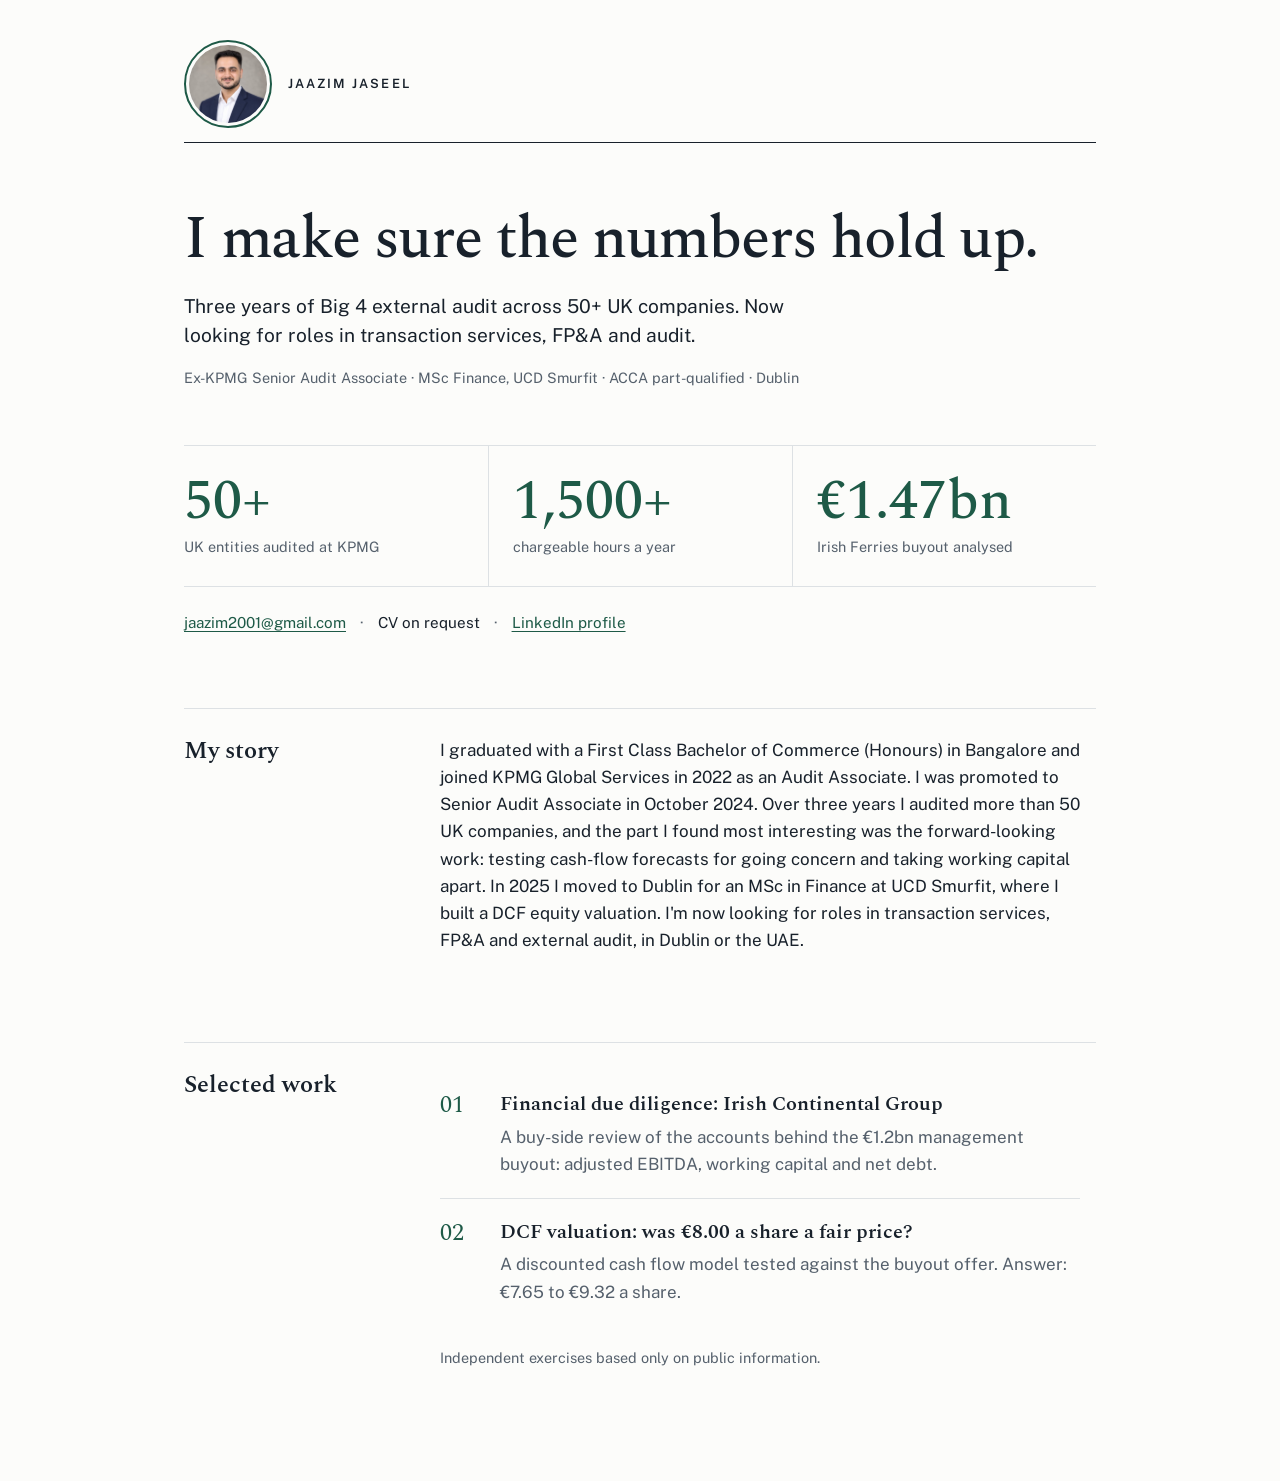
<file: index.html>
<!doctype html>
<html lang="en">
<head>
  <meta charset="utf-8">
  <meta name="viewport" content="width=device-width, initial-scale=1">
  <title>Jaazim Jaseel – Finance</title>
  <meta name="description" content="Jaazim Jaseel: ex-KPMG Senior Audit Associate moving into Transaction Services and FP&amp;A. Based in Dublin, open to roles in Dublin and the UAE.">
  <meta property="og:type" content="website">
  <meta property="og:title" content="Jaazim Jaseel – Finance portfolio">
  <meta property="og:description" content="Ex-KPMG Senior Audit Associate. Due diligence and valuation work on the Irish Continental Group buyout.">
  <meta property="og:url" content="https://jaazimjaseel.github.io/">
  <meta property="og:image" content="https://jaazimjaseel.github.io/assets/og/og-home-v3.png">
  <meta property="og:image:type" content="image/png">
  <meta property="og:image:width" content="1200">
  <meta property="og:image:height" content="627">
  <meta name="twitter:card" content="summary_large_image">
  <meta name="twitter:image" content="https://jaazimjaseel.github.io/assets/og/og-home-v3.png">
  <link rel="preconnect" href="https://fonts.googleapis.com">
  <link rel="preconnect" href="https://fonts.gstatic.com" crossorigin>
  <link href="https://fonts.googleapis.com/css2?family=Public+Sans:wght@400;600&family=Spectral:wght@500;600&display=swap" rel="stylesheet">
  <link rel="stylesheet" href="styles.css?v=3">
</head>
<body>
  <div class="page">

    <header class="masthead masthead-byline">
      <img class="byline-photo" src="assets/jaazim-jaseel.jpg" alt="Jaazim Jaseel" width="88" height="88">
      <a class="masthead-name" href="index.html" aria-current="page">Jaazim Jaseel</a>
    </header>

    <main>
      <section class="hero" aria-label="Introduction">
        <h1>I make sure the numbers hold up.</h1>
        <p class="hero-sub">Three years of Big&nbsp;4 external audit across 50+ UK companies. Now looking for roles in transaction services, FP&amp;A and audit.</p>
        <p class="credentials"><span>Ex-KPMG Senior Audit Associate</span> · <span>MSc Finance, UCD Smurfit</span> · <span>ACCA part-qualified · Dublin</span></p>
      </section>

      <ul class="stats">
        <li>
          <span class="stat-figure">50+</span>
          <span class="stat-label">UK entities audited at KPMG</span>
        </li>
        <li>
          <span class="stat-figure">1,500+</span>
          <span class="stat-label">chargeable hours a year</span>
        </li>
        <li>
          <span class="stat-figure">€1.47bn</span>
          <span class="stat-label">Irish Ferries buyout analysed</span>
        </li>
      </ul>

      <p class="contact-line">
        <a href="mailto:jaazim2001@gmail.com">jaazim2001@gmail.com</a>
        <span class="sep" aria-hidden="true">·</span>
        <span>CV on request</span>
        <span class="sep" aria-hidden="true">·</span>
        <a href="https://www.linkedin.com/in/jaazim-jaseel/">LinkedIn profile</a>
      </p>

      <section class="section" aria-labelledby="story-heading">
        <h2 id="story-heading">My story</h2>
        <div class="section-body">
          <p>I graduated with a First Class Bachelor of Commerce (Honours) in Bangalore and joined KPMG Global Services in 2022 as an Audit Associate. I was promoted to Senior Audit Associate in October 2024. Over three years I audited more than 50 UK companies, and the part I found most interesting was the forward-looking work: testing cash-flow forecasts for going concern and taking working capital apart. In 2025 I moved to Dublin for an MSc in Finance at UCD Smurfit, where I built a DCF equity valuation. I'm now looking for roles in transaction services, FP&amp;A and external audit, in Dublin or the UAE.</p>
        </div>
      </section>

      <section class="section" aria-labelledby="work-heading">
        <h2 id="work-heading">Selected work</h2>
        <div class="section-body">
          <ol class="contents">
            <li>
              <a class="work-item" href="projects/icg-fdd.html">
                <span class="work-number" aria-hidden="true">01</span>
                <span class="work-text">
                  <span class="work-title">Financial due diligence: Irish Continental Group</span>
                  <span class="work-summary">A buy-side review of the accounts behind the €1.2bn management buyout: adjusted EBITDA, working capital and net debt.</span>
                </span>
              </a>
            </li>
            <li>
              <a class="work-item" href="projects/icg-dcf.html">
                <span class="work-number" aria-hidden="true">02</span>
                <span class="work-text">
                  <span class="work-title">DCF valuation: was €8.00 a share a fair price?</span>
                  <span class="work-summary">A discounted cash flow model tested against the buyout offer. Answer: €7.65 to €9.32 a share.</span>
                </span>
              </a>
            </li>
          </ol>
          <p class="note">Independent exercises based only on public information.</p>
        </div>
      </section>
    </main>

  </div>
</body>
</html>
</file>
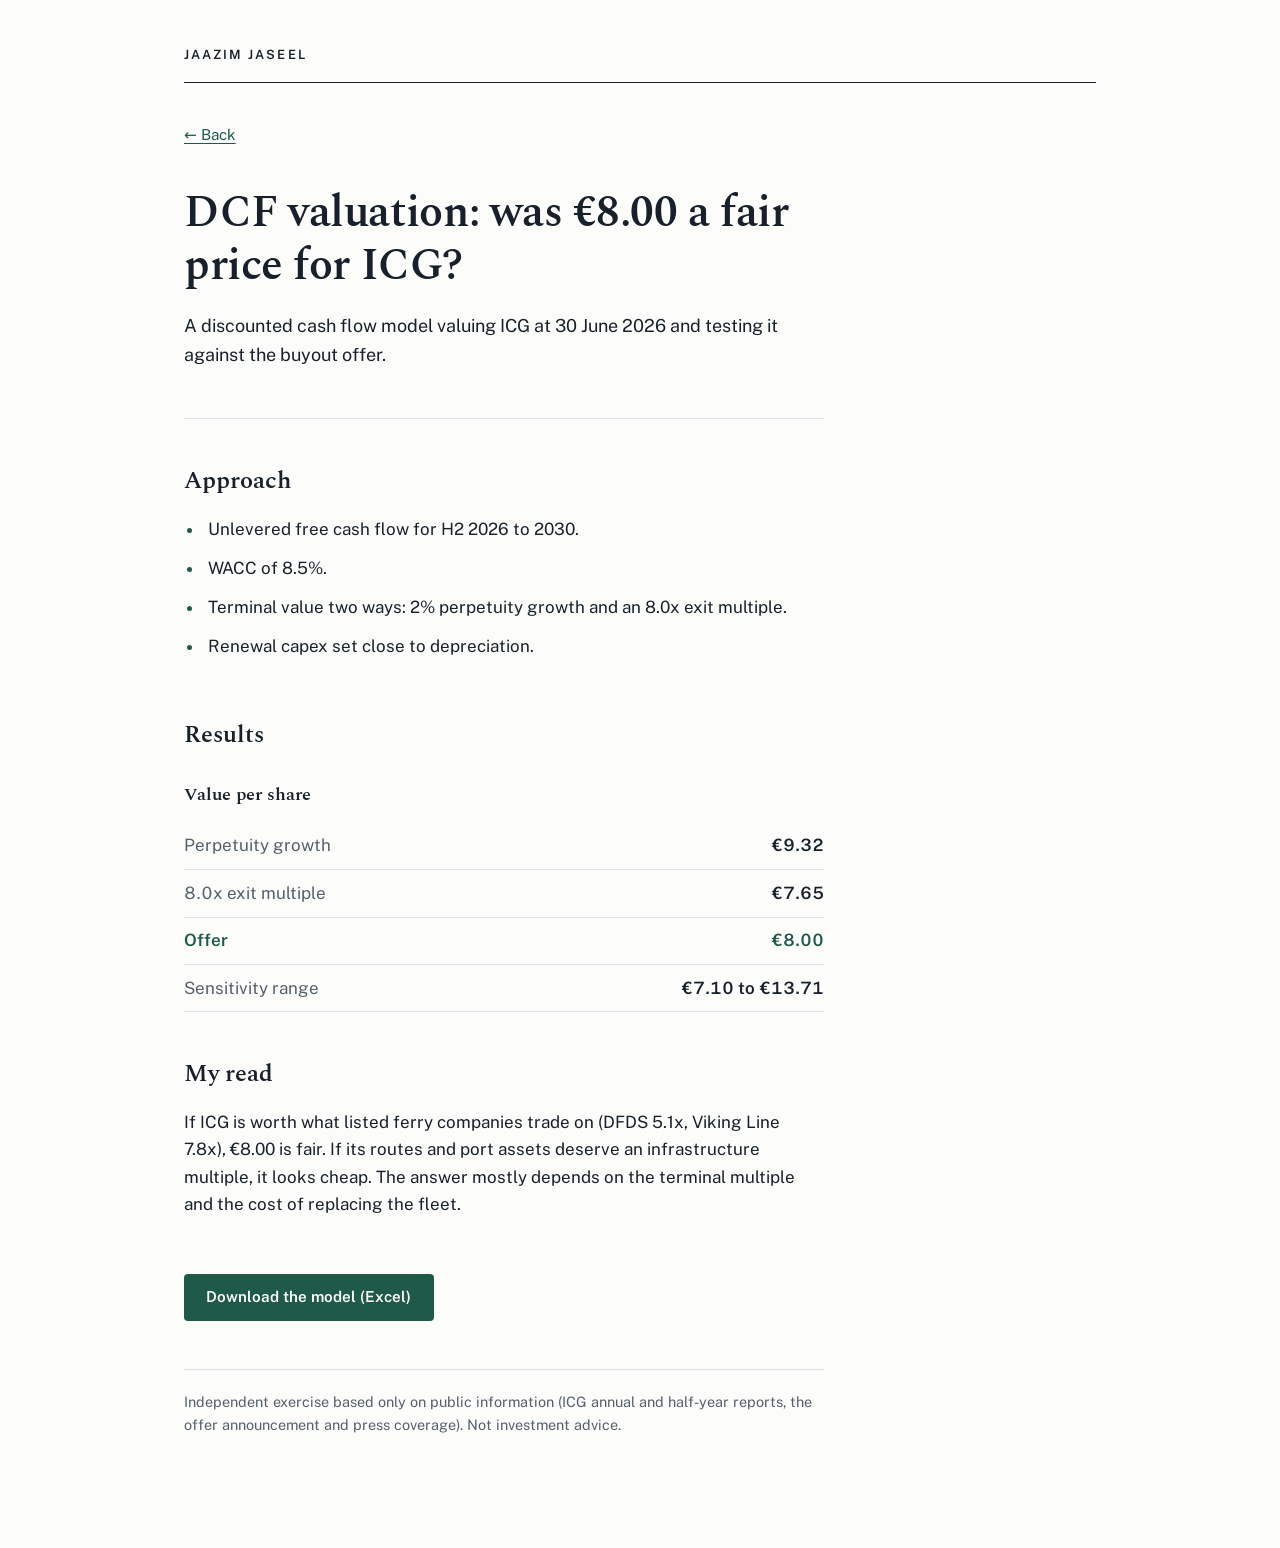
<file: projects/icg-dcf.html>
<!doctype html>
<html lang="en">
<head>
  <meta charset="utf-8">
  <meta name="viewport" content="width=device-width, initial-scale=1">
  <title>DCF valuation: Irish Continental Group – Jaazim Jaseel</title>
  <meta name="description" content="Independent discounted cash flow valuation of Irish Continental Group at 30 June 2026, tested against the €8.00 a share buyout offer.">
  <meta property="og:type" content="website">
  <meta property="og:title" content="DCF valuation: was €8.00 a share a fair price?">
  <meta property="og:description" content="A DCF of Irish Continental Group tested against the buyout offer: €7.65 to €9.32 a share.">
  <meta property="og:url" content="https://jaazimjaseel.github.io/projects/icg-dcf.html">
  <meta property="og:image" content="https://jaazimjaseel.github.io/assets/og/og-dcf-v3.png">
  <meta property="og:image:type" content="image/png">
  <meta property="og:image:width" content="1200">
  <meta property="og:image:height" content="627">
  <meta name="twitter:card" content="summary_large_image">
  <meta name="twitter:image" content="https://jaazimjaseel.github.io/assets/og/og-dcf-v3.png">
  <link rel="preconnect" href="https://fonts.googleapis.com">
  <link rel="preconnect" href="https://fonts.gstatic.com" crossorigin>
  <link href="https://fonts.googleapis.com/css2?family=Public+Sans:wght@400;600&family=Spectral:wght@500;600&display=swap" rel="stylesheet">
  <link rel="stylesheet" href="../styles.css?v=3">
</head>
<body>
  <div class="page">

    <header class="masthead">
      <a class="masthead-name" href="../index.html">Jaazim Jaseel</a>
    </header>

    <main class="prose">

    <a class="back" href="../index.html">← Back</a>

    <header class="project-intro">
      <h1>DCF valuation: was €8.00 a fair price for ICG?</h1>
      <p class="lede">A discounted cash flow model valuing ICG at 30 June 2026 and testing it against the buyout offer.</p>
    </header>

    <section class="block" aria-labelledby="approach-heading">
      <h2 id="approach-heading">Approach</h2>
      <ul class="findings">
        <li>Unlevered free cash flow for H2 2026 to 2030.</li>
        <li>WACC of 8.5%.</li>
        <li>Terminal value two ways: 2% perpetuity growth and an 8.0x exit multiple.</li>
        <li>Renewal capex set close to depreciation.</li>
      </ul>
    </section>

    <section class="block" aria-labelledby="results-heading">
      <h2 id="results-heading">Results</h2>
      <table class="figures">
        <caption>Value per share</caption>
        <tbody>
          <tr><th scope="row">Perpetuity growth</th><td>€9.32</td></tr>
          <tr><th scope="row">8.0x exit multiple</th><td>€7.65</td></tr>
          <tr class="offer"><th scope="row">Offer</th><td>€8.00</td></tr>
          <tr><th scope="row">Sensitivity range</th><td>€7.10 to €13.71</td></tr>
        </tbody>
      </table>
    </section>

    <section class="block" aria-labelledby="read-heading">
      <h2 id="read-heading">My read</h2>
      <p>If ICG is worth what listed ferry companies trade on (DFDS 5.1x, Viking Line 7.8x), €8.00 is fair. If its routes and port assets deserve an infrastructure multiple, it looks cheap. The answer mostly depends on the terminal multiple and the cost of replacing the fleet.</p>
    </section>

    <div class="download">
      <a class="button" href="../assets/ICG_DCF_Valuation_Jaazim_Jaseel.xlsx" download>Download the model (Excel)</a>
    </div>

    <p class="note disclaimer">Independent exercise based only on public information (ICG annual and half-year reports, the offer announcement and press coverage). Not investment advice.</p>

    </main>

  </div>
</body>
</html>
</file>
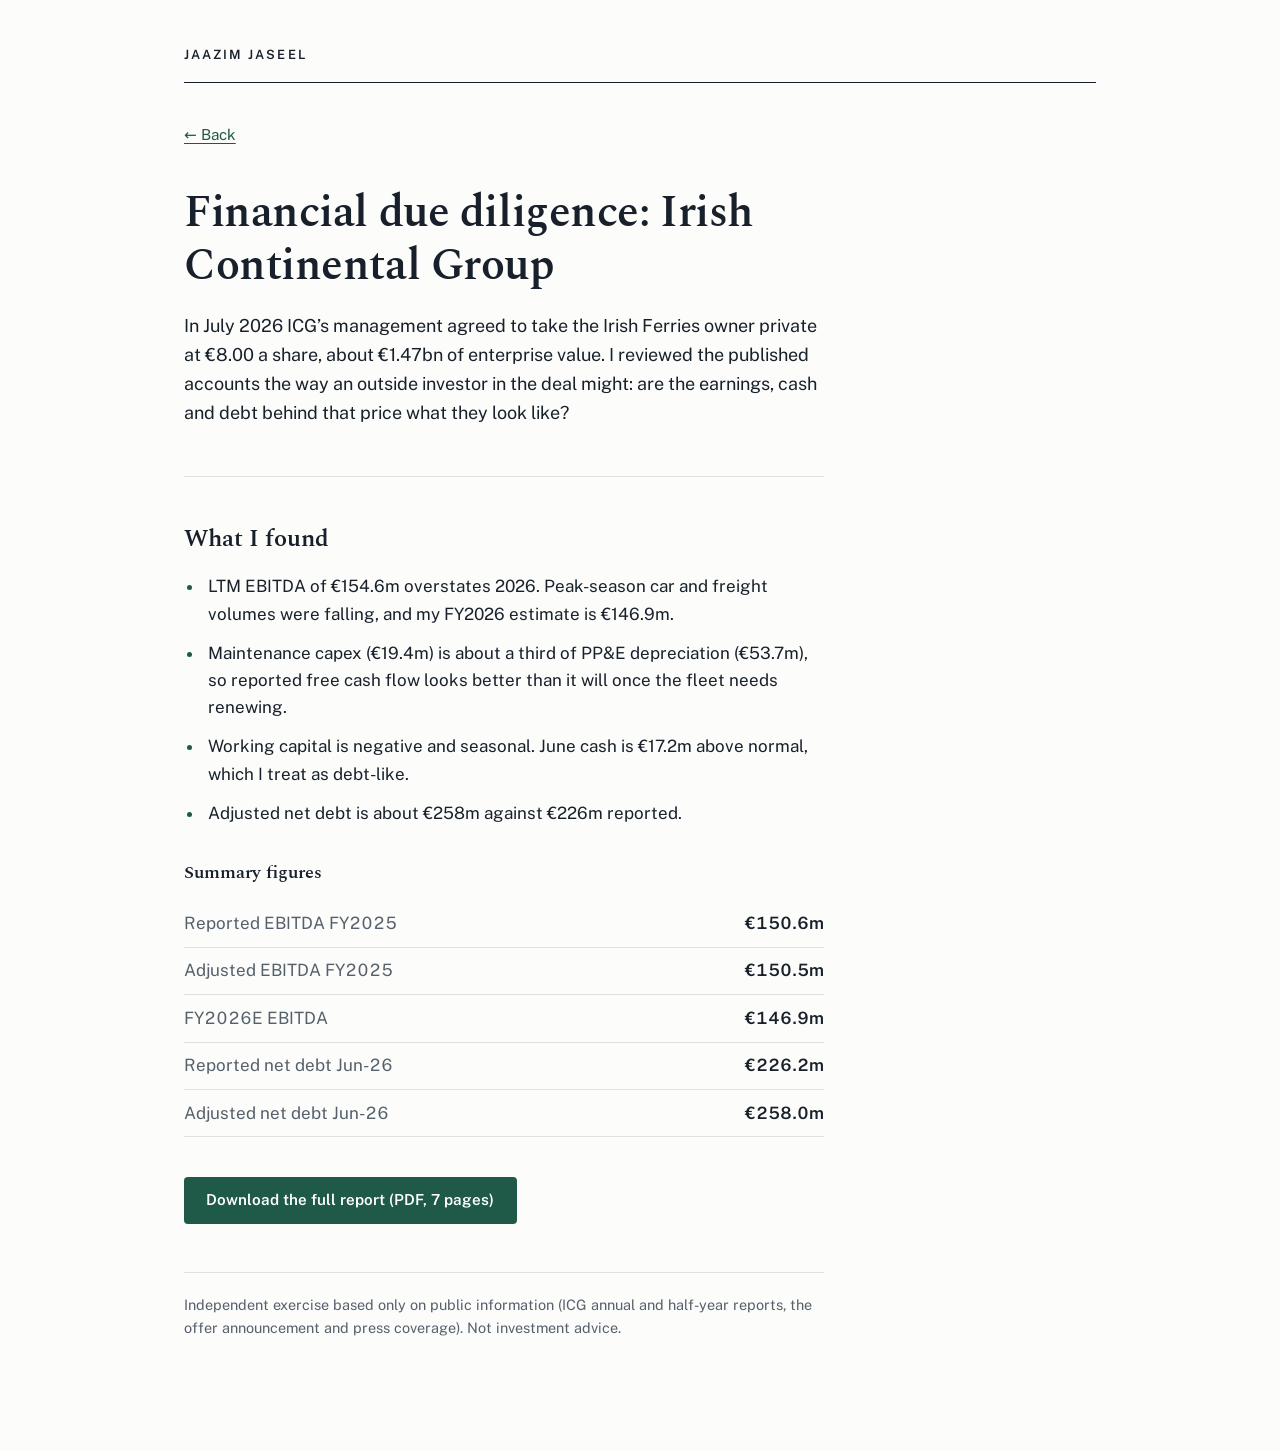
<file: projects/icg-fdd.html>
<!doctype html>
<html lang="en">
<head>
  <meta charset="utf-8">
  <meta name="viewport" content="width=device-width, initial-scale=1">
  <title>Financial due diligence: Irish Continental Group – Jaazim Jaseel</title>
  <meta name="description" content="Independent buy-side style review of Irish Continental Group's published accounts ahead of the €8.00 a share take-private offer.">
  <meta property="og:type" content="website">
  <meta property="og:title" content="Financial due diligence: Irish Continental Group">
  <meta property="og:description" content="Adjusted EBITDA, working capital and net debt behind the €1.2bn Irish Ferries buyout.">
  <meta property="og:url" content="https://jaazimjaseel.github.io/projects/icg-fdd.html">
  <meta property="og:image" content="https://jaazimjaseel.github.io/assets/og/og-fdd-v3.png">
  <meta property="og:image:type" content="image/png">
  <meta property="og:image:width" content="1200">
  <meta property="og:image:height" content="627">
  <meta name="twitter:card" content="summary_large_image">
  <meta name="twitter:image" content="https://jaazimjaseel.github.io/assets/og/og-fdd-v3.png">
  <link rel="preconnect" href="https://fonts.googleapis.com">
  <link rel="preconnect" href="https://fonts.gstatic.com" crossorigin>
  <link href="https://fonts.googleapis.com/css2?family=Public+Sans:wght@400;600&family=Spectral:wght@500;600&display=swap" rel="stylesheet">
  <link rel="stylesheet" href="../styles.css?v=3">
</head>
<body>
  <div class="page">

    <header class="masthead">
      <a class="masthead-name" href="../index.html">Jaazim Jaseel</a>
    </header>

    <main class="prose">

    <a class="back" href="../index.html">← Back</a>

    <header class="project-intro">
      <h1>Financial due diligence: Irish Continental Group</h1>
      <p class="lede">In July 2026 ICG’s management agreed to take the Irish Ferries owner private at €8.00 a share, about €1.47bn of enterprise value. I reviewed the published accounts the way an outside investor in the deal might: are the earnings, cash and debt behind that price what they look like?</p>
    </header>

    <section class="block" aria-labelledby="found-heading">
      <h2 id="found-heading">What I found</h2>
      <ul class="findings">
        <li>LTM EBITDA of €154.6m overstates 2026. Peak-season car and freight volumes were falling, and my FY2026 estimate is €146.9m.</li>
        <li>Maintenance capex (€19.4m) is about a third of PP&amp;E depreciation (€53.7m), so reported free cash flow looks better than it will once the fleet needs renewing.</li>
        <li>Working capital is negative and seasonal. June cash is €17.2m above normal, which I treat as debt-like.</li>
        <li>Adjusted net debt is about €258m against €226m reported.</li>
      </ul>

      <table class="figures">
        <caption>Summary figures</caption>
        <tbody>
          <tr><th scope="row">Reported EBITDA FY2025</th><td>€150.6m</td></tr>
          <tr><th scope="row">Adjusted EBITDA FY2025</th><td>€150.5m</td></tr>
          <tr><th scope="row">FY2026E EBITDA</th><td>€146.9m</td></tr>
          <tr><th scope="row">Reported net debt Jun-26</th><td>€226.2m</td></tr>
          <tr><th scope="row">Adjusted net debt Jun-26</th><td>€258.0m</td></tr>
        </tbody>
      </table>
    </section>

    <div class="download">
      <a class="button" href="../assets/ICG_Financial_Due_Diligence_Jaazim_Jaseel.pdf" download>Download the full report (PDF, 7 pages)</a>
    </div>

    <p class="note disclaimer">Independent exercise based only on public information (ICG annual and half-year reports, the offer announcement and press coverage). Not investment advice.</p>

    </main>

  </div>
</body>
</html>
</file>
<file: styles.css>
:root {
  --paper: #fcfcfa;
  --ink: #18212b;
  --muted: #55606c;
  --rule: #dde1e4;
  --accent: #1e5a47;
  --accent-dark: #154434;
  --accent-tint: #e7efeb;

  --serif: "Spectral", Georgia, "Times New Roman", serif;
  --sans: "Public Sans", system-ui, -apple-system, "Segoe UI", Roboto, sans-serif;
}

*,
*::before,
*::after {
  box-sizing: border-box;
}

html {
  -webkit-text-size-adjust: 100%;
}

body {
  margin: 0;
  background: var(--paper);
  color: var(--ink);
  font-family: var(--sans);
  font-size: 1.0625rem;
  line-height: 1.6;
}

h1,
h2,
h3 {
  font-family: var(--serif);
  font-weight: 600;
  line-height: 1.2;
  margin: 0;
}

p {
  margin: 0 0 1rem;
}

a {
  color: var(--accent);
  text-decoration-thickness: 1px;
  text-underline-offset: 0.2em;
}

a:hover {
  text-decoration-thickness: 2px;
}

a:focus-visible {
  outline: 2px solid var(--accent);
  outline-offset: 3px;
  border-radius: 2px;
}

/* Page frame, shared by every page */

.page {
  max-width: 62rem;
  margin: 0 auto;
  padding: 1.75rem 1.25rem 5rem;
}

.masthead {
  padding-bottom: 0.9rem;
  border-bottom: 1px solid var(--ink);
}

.masthead-name {
  font-size: 0.8rem;
  font-weight: 600;
  letter-spacing: 0.16em;
  text-transform: uppercase;
  color: var(--ink);
  text-decoration: none;
}

.masthead-name:hover {
  color: var(--accent);
}

/* Homepage masthead: author byline with photo */

.masthead-byline {
  display: flex;
  align-items: center;
  gap: 1rem;
}

.byline-photo {
  display: block;
  flex: none;
  width: 88px;
  height: 88px;
  padding: 3px;
  border: 2px solid var(--accent);
  border-radius: 50%;
  background: var(--paper);
  object-fit: cover;
  object-position: 50% 30%;
}

/* Hero */

.hero {
  padding: 2.75rem 0 2.75rem;
}

.hero h1 {
  font-weight: 500;
  font-size: clamp(2.4rem, 7.5vw, 3.75rem);
  line-height: 1.08;
  letter-spacing: -0.02em;
}

.hero-sub {
  margin: 1.25rem 0 0;
  max-width: 38rem;
  font-size: 1.2rem;
  line-height: 1.5;
}

.credentials {
  margin: 1rem 0 0;
  color: var(--muted);
  font-size: 0.9rem;
}

.credentials span {
  white-space: nowrap;
}

/* Stat strip */

.stats {
  list-style: none;
  margin: 0;
  padding: 0;
  border-top: 1px solid var(--rule);
  border-bottom: 1px solid var(--rule);
}

.stats li {
  display: flex;
  flex-direction: column;
  gap: 0.35rem;
  padding: 1.25rem 0;
}

.stats li + li {
  border-top: 1px solid var(--rule);
}

.stat-figure {
  font-family: var(--serif);
  font-weight: 500;
  font-size: clamp(2.5rem, 9vw, 3.5rem);
  line-height: 1;
  color: var(--accent);
  font-variant-numeric: lining-nums;
}

.stat-label {
  font-size: 0.9rem;
  color: var(--muted);
  max-width: 16rem;
}

/* Mobile: three stacked items, no separators */
.contact-line {
  display: flex;
  flex-direction: column;
  align-items: flex-start;
  gap: 0.35rem;
  margin: 1.5rem 0 0;
  font-size: 0.95rem;
}

.contact-line .sep {
  display: none;
  color: var(--muted);
}

/* 600px and up: one line with dots; nowrap so a dot can never sit alone */
@media (min-width: 37.5rem) {
  .contact-line {
    flex-direction: row;
    flex-wrap: nowrap;
    align-items: baseline;
    gap: 0.9rem;
    white-space: nowrap;
  }

  .contact-line .sep {
    display: inline;
  }
}

/* Sections */

.section {
  display: grid;
  gap: 1.25rem;
  margin-top: 3.5rem;
  padding-top: 1.5rem;
  border-top: 1px solid var(--rule);
}

.section h2 {
  font-size: 1.5rem;
}

.section-body {
  max-width: 40rem;
}

/* Selected work, set like a contents page */

.contents {
  list-style: none;
  margin: 0 0 1.25rem;
  padding: 0;
}

.contents li + li {
  border-top: 1px solid var(--rule);
}

.work-item {
  display: grid;
  grid-template-columns: 2.75rem 1fr;
  gap: 0 1rem;
  padding: 1.25rem 0.75rem;
  margin: 0 -0.75rem;
  color: var(--ink);
  text-decoration: none;
  border-radius: 4px;
  transition: background-color 0.15s ease;
}

.work-item:hover {
  background: var(--accent-tint);
}

.work-number {
  font-family: var(--serif);
  font-size: 1.5rem;
  line-height: 1.2;
  color: var(--accent);
  font-variant-numeric: lining-nums tabular-nums;
}

.work-title {
  display: block;
  font-family: var(--serif);
  font-weight: 600;
  font-size: 1.25rem;
  line-height: 1.3;
}

.work-item:hover .work-title {
  color: var(--accent);
}

.work-summary {
  display: block;
  margin-top: 0.4rem;
  color: var(--muted);
}

.note {
  font-size: 0.9rem;
  color: var(--muted);
}

/* Project pages */

.prose {
  max-width: 40rem;
}

.back {
  display: inline-block;
  font-size: 0.95rem;
  margin: 2rem 0 2.5rem;
}

.project-intro {
  padding-bottom: 3rem;
  border-bottom: 1px solid var(--rule);
}

.project-intro h1 {
  font-size: clamp(2rem, 7vw, 2.75rem);
  letter-spacing: -0.01em;
}

.lede {
  margin: 1.25rem 0 0;
  font-size: 1.125rem;
}

.block {
  padding-top: 3rem;
}

.block h2 {
  font-size: 1.5rem;
  margin-bottom: 1.25rem;
}

.findings {
  margin: 0;
  padding-left: 1.25rem;
}

.findings li {
  margin-bottom: 0.75rem;
  padding-left: 0.25rem;
}

.findings li::marker {
  color: var(--accent);
}

.figures {
  width: 100%;
  margin-top: 2rem;
  border-collapse: collapse;
  font-variant-numeric: tabular-nums;
}

.figures caption {
  text-align: left;
  font-family: var(--serif);
  font-weight: 600;
  font-size: 1.15rem;
  padding-bottom: 0.75rem;
}

.figures th,
.figures td {
  padding: 0.6rem 0;
  border-bottom: 1px solid var(--rule);
  vertical-align: baseline;
}

.figures th {
  text-align: left;
  font-weight: 400;
  color: var(--muted);
  padding-right: 1rem;
}

.figures td {
  text-align: right;
  font-weight: 600;
  white-space: nowrap;
}

.figures .offer th,
.figures .offer td {
  color: var(--accent);
  font-weight: 600;
}

.download {
  padding-top: 2.5rem;
}

.button {
  display: inline-block;
  padding: 0.7rem 1.4rem;
  background: var(--accent);
  color: #fff;
  font-weight: 600;
  font-size: 0.95rem;
  text-decoration: none;
  border-radius: 4px;
  transition: background-color 0.15s ease;
}

.button:hover {
  background: var(--accent-dark);
}

.disclaimer {
  margin-top: 3rem;
  padding-top: 1.25rem;
  border-top: 1px solid var(--rule);
}

/* Desktop */

@media (min-width: 48rem) {
  .page {
    padding: 2.5rem 2.5rem 6rem;
  }

  .hero {
    padding: 4rem 0 3.5rem;
  }

  .stats {
    display: grid;
    grid-template-columns: repeat(3, 1fr);
  }

  .stats li {
    padding: 1.75rem 1.5rem;
  }

  .stats li:first-child {
    padding-left: 0;
  }

  .stats li + li {
    border-top: 0;
    border-left: 1px solid var(--rule);
  }

  .section {
    grid-template-columns: 14rem 1fr;
    gap: 2rem;
    margin-top: 4.5rem;
    padding-top: 1.75rem;
  }

  .back {
    margin-top: 2.5rem;
  }
}

@media (prefers-reduced-motion: reduce) {
  * {
    transition: none !important;
  }
}
</file>
